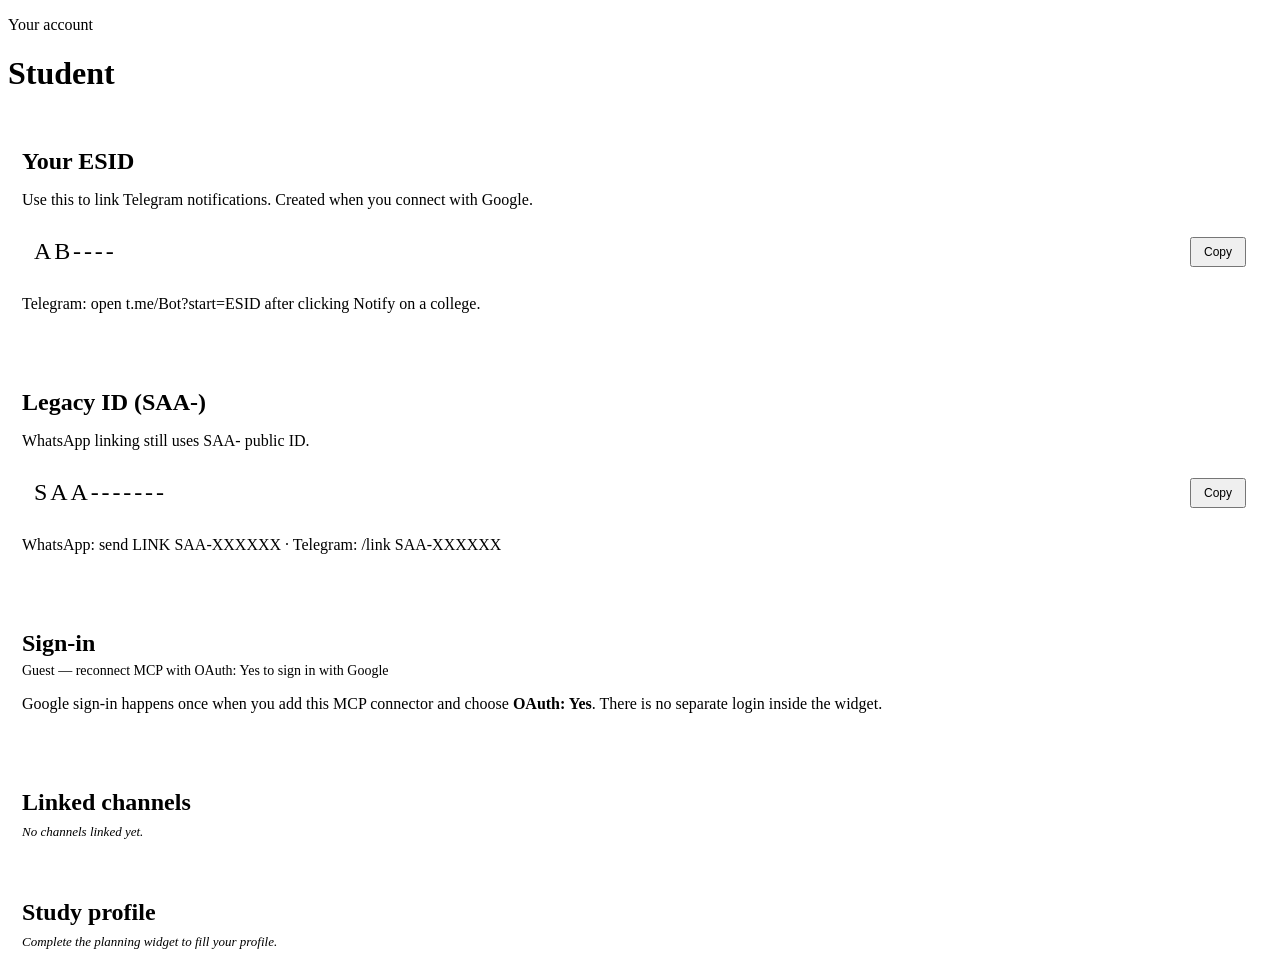
<file: app/widgets/account/index.html>
<!DOCTYPE html>
<html lang="en" data-theme="dark">
<head>
  <meta charset="UTF-8" />
  <meta name="viewport" content="width=device-width, initial-scale=1.0" />
  <title>Account</title>
  <link rel="stylesheet" href="style.css" />
</head>
<body>
  <main class="card account">
    <header>
      <p class="eyebrow">Your account</p>
      <h1 id="user-name">Student</h1>
      <p id="user-email" class="plan-meta"></p>
    </header>

    <section class="panel id-panel">
      <h2>Your ESID</h2>
      <p class="hint">Use this to link Telegram notifications. Created when you connect with Google.</p>
      <div class="link-box">
        <span id="esid" class="code">AB----</span>
        <button id="copy-esid-btn" type="button" class="btn secondary btn-sm">Copy</button>
      </div>
      <p class="hint link-hint">Telegram: open <strong>t.me/Bot?start=ESID</strong> after clicking Notify on a college.</p>
    </section>

    <section class="panel id-panel">
      <h2>Legacy ID (SAA-)</h2>
      <p class="hint">WhatsApp linking still uses SAA- public ID.</p>
      <div class="link-box">
        <span id="public-id" class="code">SAA-------</span>
        <button id="copy-id-btn" type="button" class="btn secondary btn-sm">Copy</button>
      </div>
      <p class="hint link-hint">WhatsApp: send <strong>LINK SAA-XXXXXX</strong> · Telegram: <strong>/link SAA-XXXXXX</strong></p>
    </section>

    <section class="panel">
      <h2>Sign-in</h2>
      <p id="auth-status" class="auth-status">Not connected</p>
      <p class="hint">Google sign-in happens once when you add this MCP connector and choose <strong>OAuth: Yes</strong>. There is no separate login inside the widget.</p>
    </section>

    <section class="panel">
      <h2>Linked channels</h2>
      <ul id="channels" class="item-list"></ul>
      <p id="channels-empty" class="empty-state">No channels linked yet.</p>
    </section>

    <section class="panel">
      <h2>Study profile</h2>
      <ul id="profile-summary" class="summary-list"></ul>
      <p id="profile-empty" class="empty-state">Complete the planning widget to fill your profile.</p>
    </section>
  </main>
  <script src="app.js"></script>
</body>
</html>
</file>
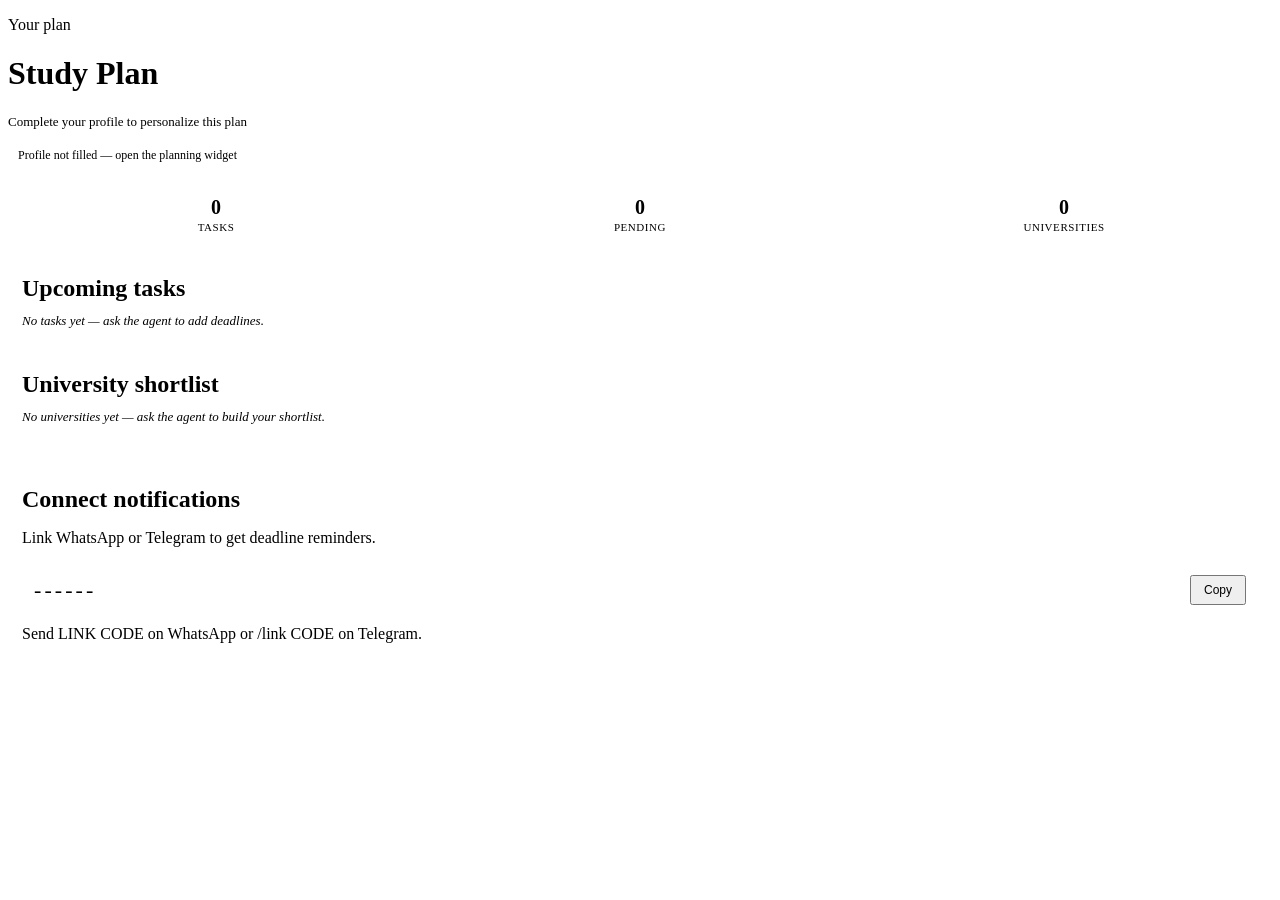
<file: app/widgets/dashboard/index.html>
<!DOCTYPE html>
<html lang="en" data-theme="dark">
<head>
  <meta charset="UTF-8" />
  <meta name="viewport" content="width=device-width, initial-scale=1.0" />
  <title>Dashboard</title>
  <link rel="stylesheet" href="style.css" />
</head>
<body>
  <main class="card dashboard">
    <header class="dash-header">
      <p class="eyebrow">Your plan</p>
      <h1 id="plan-title">Study Plan</h1>
      <p id="plan-meta" class="plan-meta"></p>
    </header>

    <div id="profile-chips" class="chip-row"></div>

    <div class="stats-grid">
      <div class="stat">
        <span id="stat-tasks" class="stat-value">0</span>
        <span class="stat-label">Tasks</span>
      </div>
      <div class="stat">
        <span id="stat-pending" class="stat-value">0</span>
        <span class="stat-label">Pending</span>
      </div>
      <div class="stat">
        <span id="stat-unis" class="stat-value">0</span>
        <span class="stat-label">Universities</span>
      </div>
    </div>

    <section class="panel">
      <div class="panel-head">
        <h2>Upcoming tasks</h2>
        <span id="tasks-count" class="panel-count"></span>
      </div>
      <ul id="tasks" class="item-list"></ul>
      <p id="tasks-empty" class="empty-state" hidden>No tasks yet — ask the agent to add deadlines.</p>
    </section>

    <section class="panel">
      <div class="panel-head">
        <h2>University shortlist</h2>
        <span id="unis-count" class="panel-count"></span>
      </div>
      <div id="universities" class="uni-groups"></div>
      <p id="unis-empty" class="empty-state" hidden>No universities yet — ask the agent to build your shortlist.</p>
    </section>

    <section class="panel link-panel">
      <h2>Connect notifications</h2>
      <p class="hint">Link WhatsApp or Telegram to get deadline reminders.</p>
      <div class="link-box">
        <span id="link-code" class="code">——</span>
        <button id="copy-btn" type="button" class="btn secondary btn-sm">Copy</button>
      </div>
      <p class="hint link-hint">Send <strong>LINK CODE</strong> on WhatsApp or <strong>/link CODE</strong> on Telegram.</p>
    </section>
  </main>
  <script src="app.js"></script>
</body>
</html>
</file>
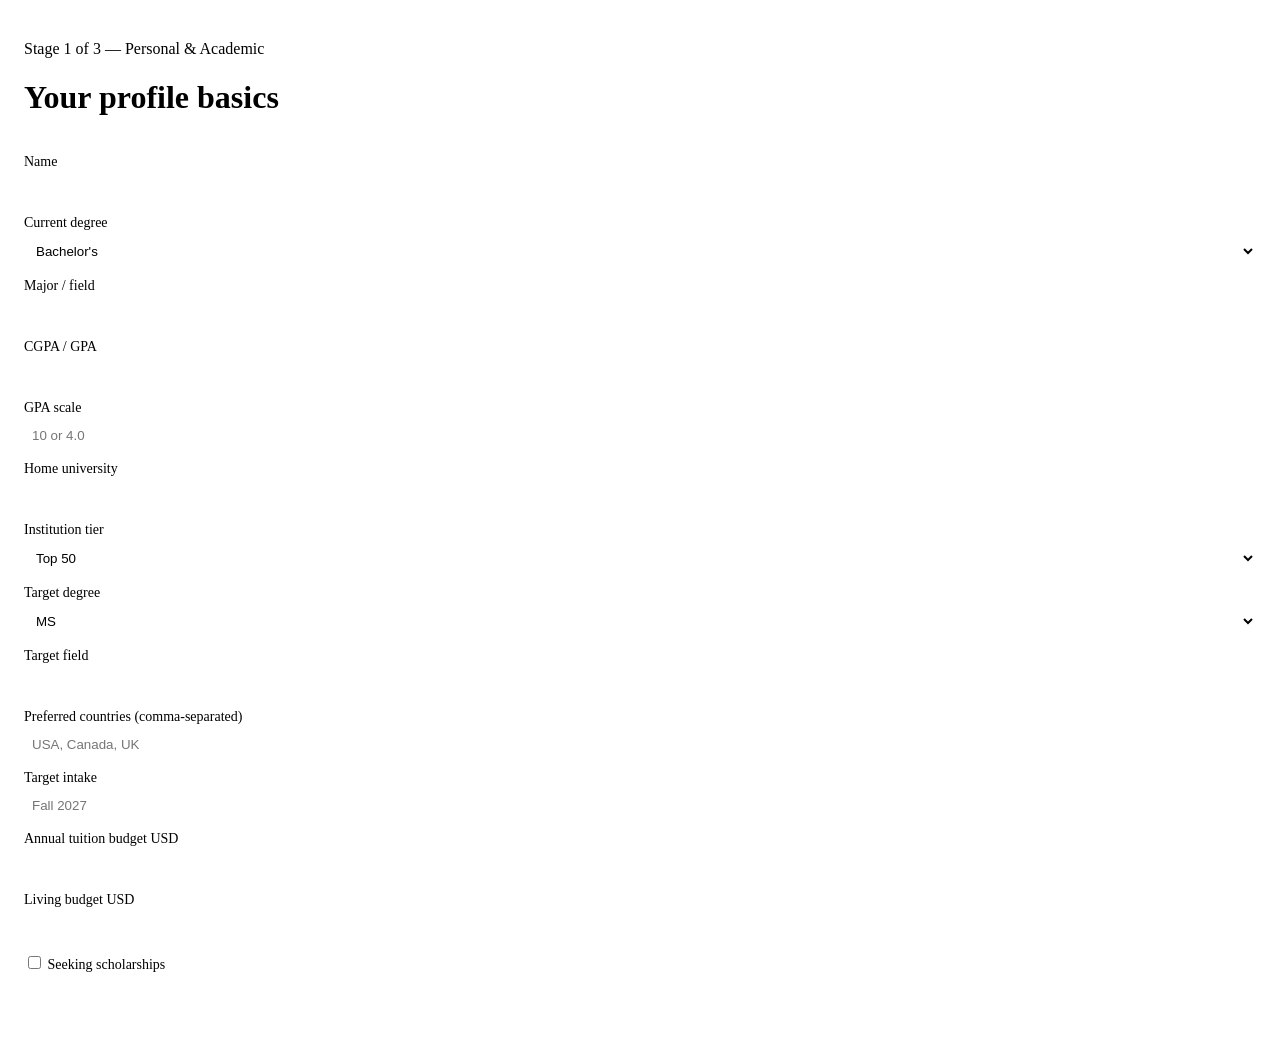
<file: app/widgets/profile_form_stage1/index.html>
<!DOCTYPE html>
<html lang="en" data-theme="dark">
<head>
  <meta charset="UTF-8" />
  <meta name="viewport" content="width=device-width, initial-scale=1.0" />
  <title>Stage 1 — Personal & Academic</title>
  <link rel="stylesheet" href="style.css" />
</head>
<body>
  <main class="card stage-card">
    <header class="header">
      <p class="eyebrow">Stage 1 of 3 — Personal & Academic</p>
      <h1>Your profile basics</h1>
      <div class="progress"><div id="progress-bar" class="progress-bar" style="width:33%"></div></div>
    </header>
    <div class="form-scroll">
      <form id="form" class="step-content">
        <label>Name<input name="name" class="text-input" required /></label>
        <label>Current degree<select name="degree" class="text-input"><option>Bachelor's</option><option>Master's</option></select></label>
        <label>Major / field<input name="major" class="text-input" required /></label>
        <label>CGPA / GPA<input name="cgpa" type="number" step="0.01" class="text-input" required /></label>
        <label>GPA scale<input name="gpa_scale" class="text-input" placeholder="10 or 4.0" /></label>
        <label>Home university<input name="university_name" class="text-input" /></label>
        <label>Institution tier<select name="institution_tier" class="text-input"><option value="top_50">Top 50</option><option value="51_200">51-200</option><option value="201_500">201-500</option><option value="500_plus">500+</option><option value="not_ranked">Not ranked</option></select></label>
        <label>Target degree<select name="target_degree" class="text-input"><option>MS</option><option>MBA</option><option>PhD</option><option>MEng</option></select></label>
        <label>Target field<input name="target_field" class="text-input" required /></label>
        <label>Preferred countries (comma-separated)<input name="preferred_countries" class="text-input" placeholder="USA, Canada, UK" required /></label>
        <label>Target intake<input name="target_intake" class="text-input" placeholder="Fall 2027" required /></label>
        <label>Annual tuition budget USD<input name="budget_usd" type="number" class="text-input" required /></label>
        <label>Living budget USD<input name="living_budget_usd" type="number" class="text-input" /></label>
        <label><input type="checkbox" name="scholarship_seeking" /> Seeking scholarships</label>
      </form>
    </div>
    <footer class="actions"><button id="submit-btn" type="button" class="btn primary">Submit Stage 1</button></footer>
    <p id="status" class="status" hidden></p>
  </main>
  <script src="app.js"></script>
</body>
</html>
</file>
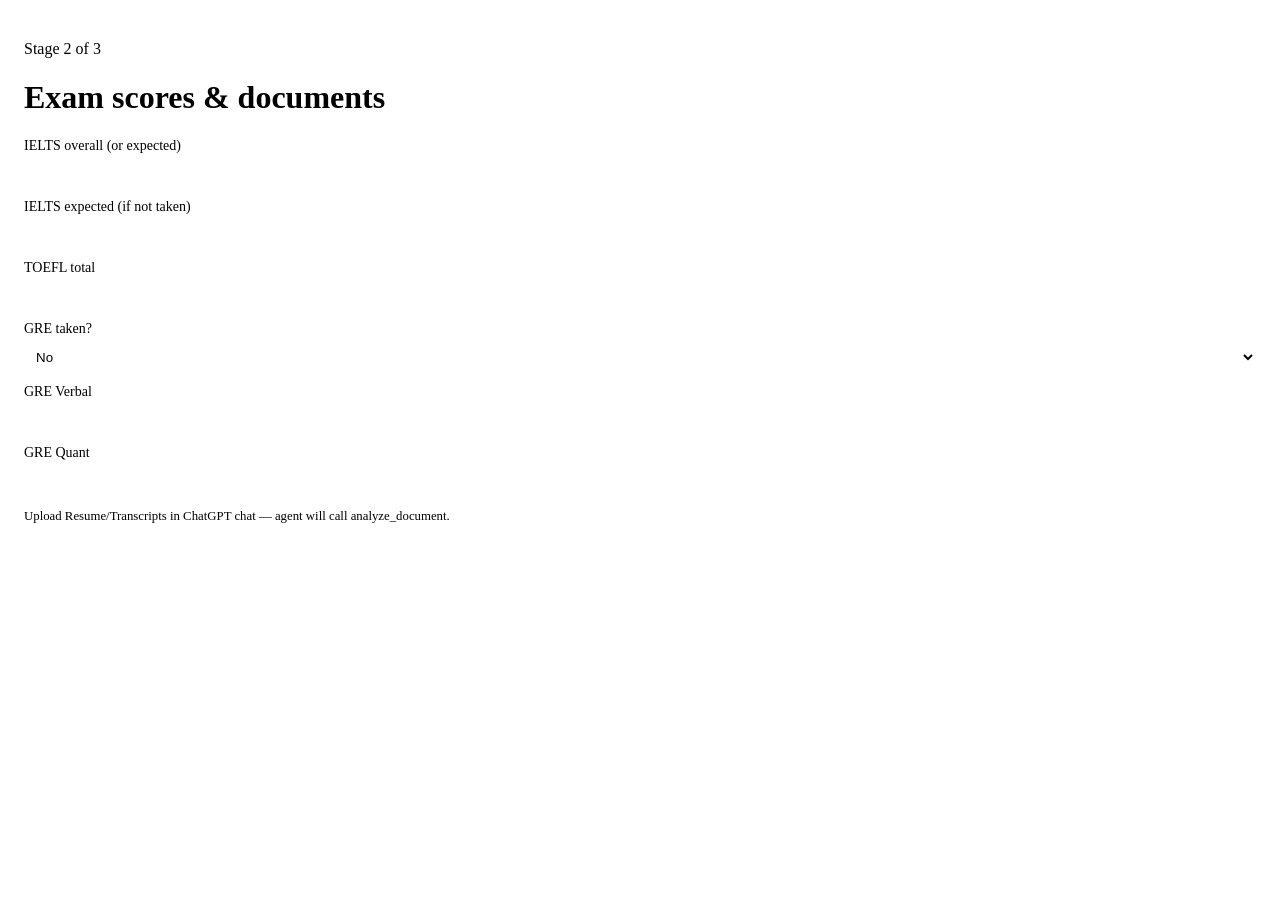
<file: app/widgets/profile_form_stage2/index.html>
<!DOCTYPE html>
<html lang="en" data-theme="dark">
<head>
  <meta charset="UTF-8" /><meta name="viewport" content="width=device-width, initial-scale=1.0" />
  <title>Stage 2 — Exams & Documents</title>
  <link rel="stylesheet" href="style.css" />
</head>
<body>
  <main class="card stage-card">
    <header class="header"><p class="eyebrow">Stage 2 of 3</p><h1>Exam scores & documents</h1>
    <div class="progress"><div class="progress-bar" style="width:66%"></div></div></header>
    <div class="form-scroll">
      <form id="form" class="step-content">
        <label>IELTS overall (or expected)<input name="ielts_overall" type="number" step="0.5" class="text-input" /></label>
        <label>IELTS expected (if not taken)<input name="ielts_expected" type="number" step="0.5" class="text-input" /></label>
        <label>TOEFL total<input name="toefl_total" type="number" class="text-input" /></label>
        <label>GRE taken?<select name="gre_taken" class="text-input"><option value="false">No</option><option value="true">Yes</option></select></label>
        <label>GRE Verbal<input name="gre_verbal" type="number" class="text-input" /></label>
        <label>GRE Quant<input name="gre_quant" type="number" class="text-input" /></label>
        <p class="hint">Upload Resume/Transcripts in ChatGPT chat — agent will call analyze_document.</p>
      </form>
    </div>
    <footer class="actions"><button id="submit-btn" type="button" class="btn primary">Submit Stage 2</button></footer>
    <p id="status" class="status" hidden></p>
  </main>
  <script src="app.js"></script>
</body>
</html>
</file>
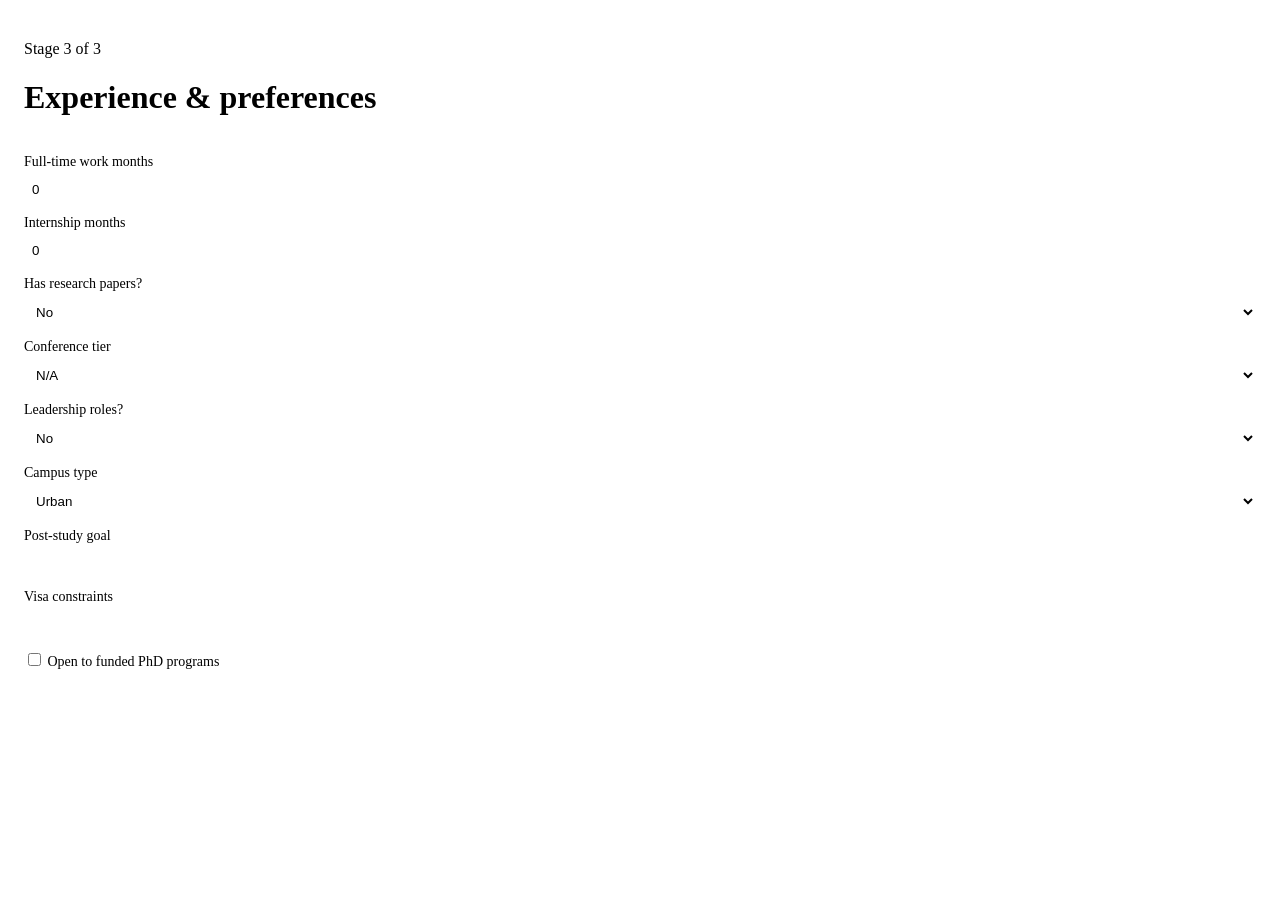
<file: app/widgets/profile_form_stage3/index.html>
<!DOCTYPE html>
<html lang="en" data-theme="dark">
<head>
  <meta charset="UTF-8" /><meta name="viewport" content="width=device-width, initial-scale=1.0" />
  <title>Stage 3 — Experience & Preferences</title>
  <link rel="stylesheet" href="style.css" />
</head>
<body>
  <main class="card stage-card">
    <header class="header"><p class="eyebrow">Stage 3 of 3</p><h1>Experience & preferences</h1>
    <div class="progress"><div class="progress-bar" style="width:100%"></div></div></header>
    <div class="form-scroll">
      <form id="form" class="step-content">
        <label>Full-time work months<input name="full_time_months" type="number" class="text-input" value="0" /></label>
        <label>Internship months<input name="internship_months" type="number" class="text-input" value="0" /></label>
        <label>Has research papers?<select name="has_papers" class="text-input"><option value="false">No</option><option value="true">Yes</option></select></label>
        <label>Conference tier<select name="conference_tier" class="text-input"><option value="na">N/A</option><option>A*</option><option>A</option><option>B</option><option>C</option></select></label>
        <label>Leadership roles?<select name="leadership_roles" class="text-input"><option value="false">No</option><option value="true">Yes</option></select></label>
        <label>Campus type<select name="campus_type" class="text-input"><option value="urban">Urban</option><option value="suburban">Suburban</option><option value="rural">Rural</option><option value="no_preference">No preference</option></select></label>
        <label>Post-study goal<input name="post_study_goal" class="text-input" /></label>
        <label>Visa constraints<input name="visa_constraints" class="text-input" /></label>
        <label><input type="checkbox" name="funding_open" /> Open to funded PhD programs</label>
      </form>
    </div>
    <footer class="actions"><button id="submit-btn" type="button" class="btn primary">Submit profile</button></footer>
    <p id="status" class="status" hidden></p>
  </main>
  <script src="app.js"></script>
</body>
</html>
</file>
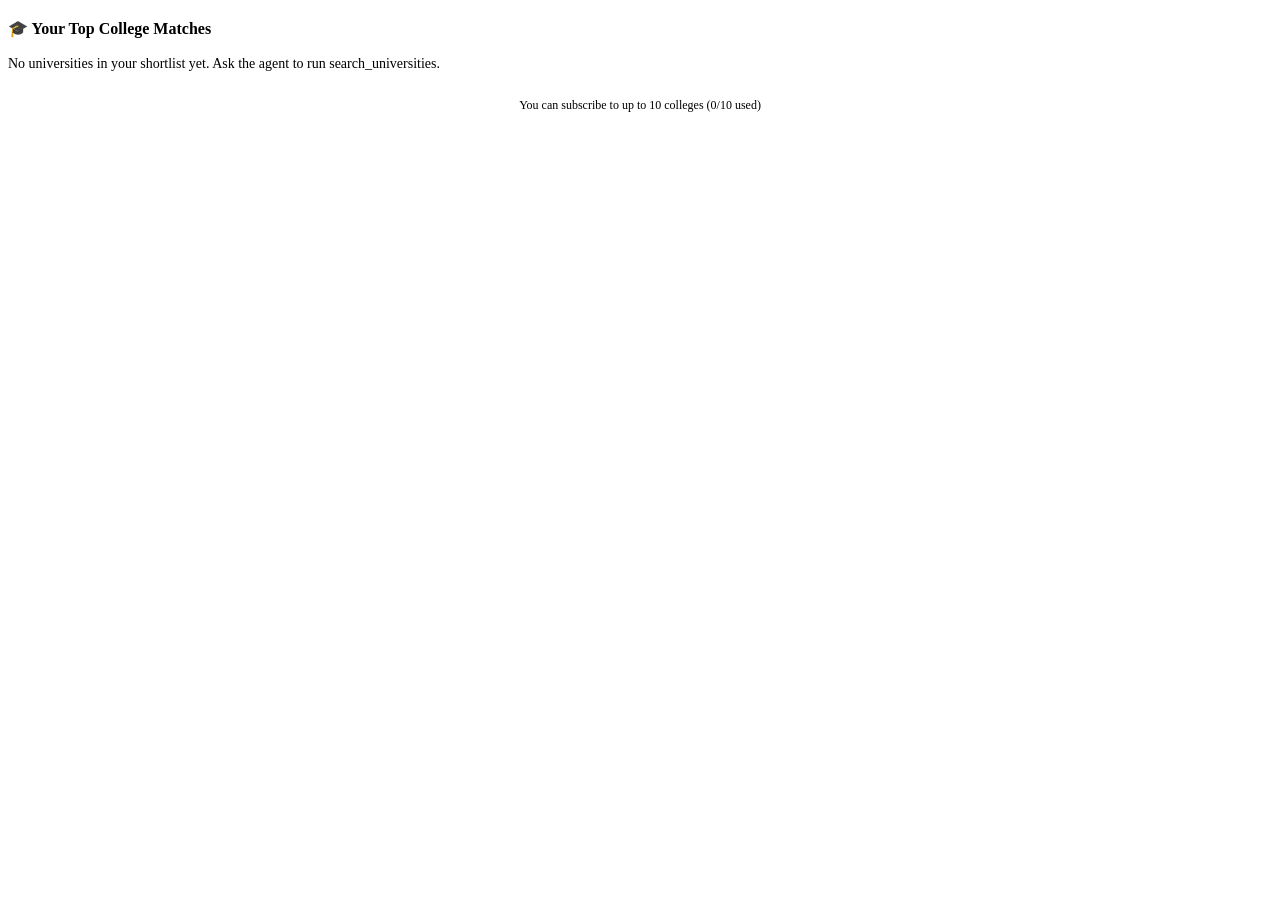
<file: app/widgets/university_basket/index.html>
<!DOCTYPE html>
<html lang="en" data-theme="dark">
<head>
  <meta charset="UTF-8" />
  <meta name="viewport" content="width=device-width, initial-scale=1.0" />
  <title>University Basket</title>
  <link rel="stylesheet" href="style.css" />
</head>
<body>
  <main class="card basket-wrap">
    <header class="basket-header">
      <h1>🎓 Your Top College Matches</h1>
      <p id="header-score" class="header-score" hidden></p>
    </header>
    <div id="basket" class="basket-scroll"></div>
    <p id="sub-hint" class="sub-hint"></p>
  </main>
  <script src="app.js"></script>
</body>
</html>
</file>
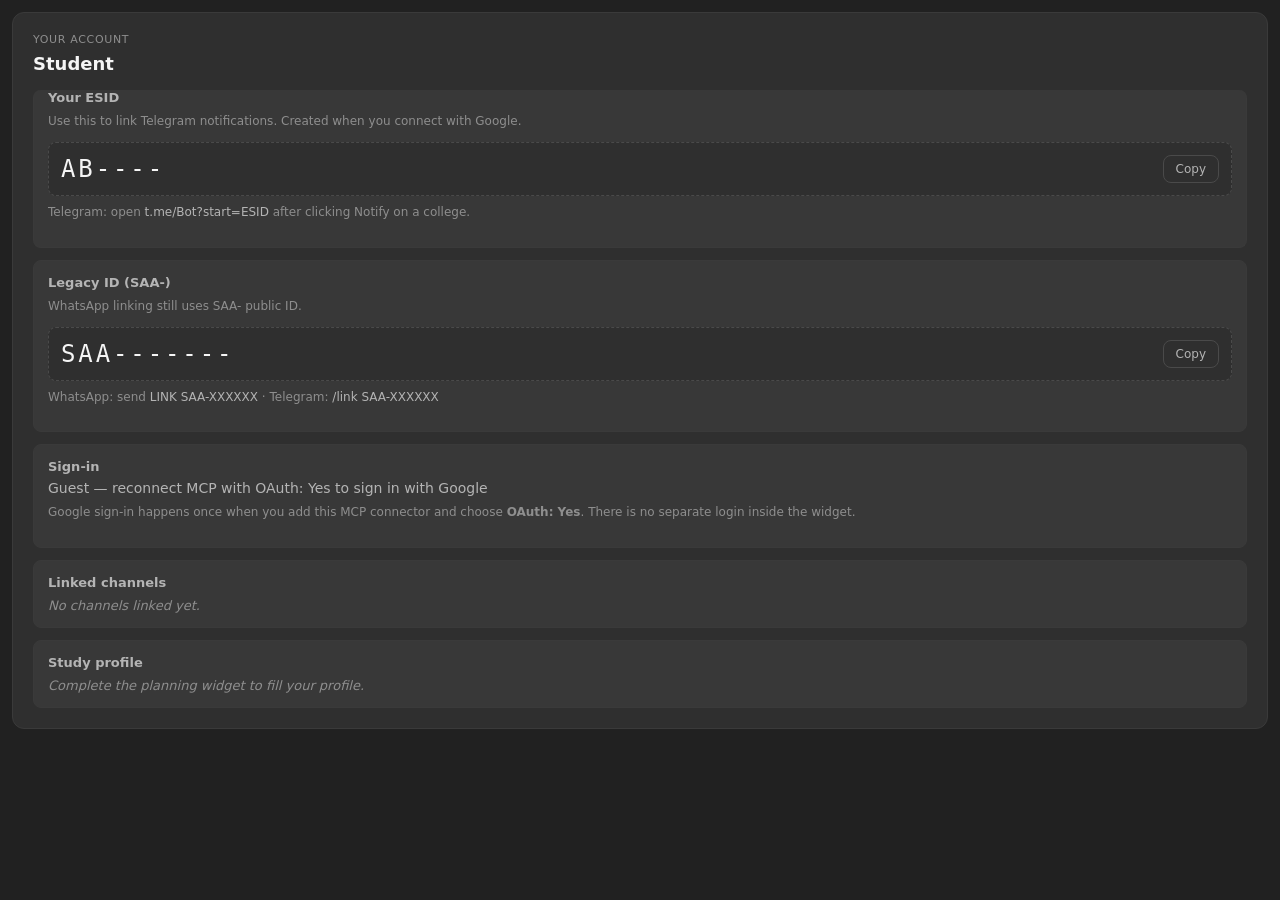
<file: app/widgets/account/bundle.html>
<!DOCTYPE html>
<html lang="en" data-theme="dark">
<head>
  <meta charset="UTF-8" />
  <meta name="viewport" content="width=device-width, initial-scale=1.0" />
  <title>Account</title>
  <style>/* ChatGPT-inspired dark theme — grey + chalk */
:root {
  color-scheme: dark;

  --bg: #212121;
  --bg-elevated: #2f2f2f;
  --bg-input: #383838;
  --bg-hover: #3d3d3d;
  --bg-selected: #404040;

  --border: #4a4a4a;
  --border-subtle: #3a3a3a;

  --text: #ececec;
  --text-muted: #b4b4b4;
  --text-dim: #8e8e8e;

  --accent: #d1d1d1;
  --accent-strong: #f5f5f5;

  --success-bg: #2a332a;
  --success-text: #b8c9b8;
  --error-bg: #3a2a2a;
  --error-text: #d4a8a8;

  --radius: 12px;
  --radius-sm: 8px;
  --font: "Söhne", ui-sans-serif, system-ui, -apple-system, "Segoe UI", sans-serif;
}

* {
  box-sizing: border-box;
}

body {
  margin: 0;
  padding: 12px;
  font-family: var(--font);
  color: var(--text);
  background: var(--bg);
  -webkit-font-smoothing: antialiased;
}

.card {
  background: var(--bg-elevated);
  border: 1px solid var(--border-subtle);
  border-radius: var(--radius);
  padding: 20px;
  max-width: 520px;
}

h1 {
  margin: 6px 0 14px;
  font-size: 1.125rem;
  font-weight: 600;
  line-height: 1.35;
  color: var(--accent-strong);
}

h2 {
  font-size: 0.8125rem;
  font-weight: 600;
  color: var(--text-muted);
  margin: 0 0 8px;
}

.eyebrow {
  margin: 0;
  font-size: 0.6875rem;
  letter-spacing: 0.06em;
  text-transform: uppercase;
  color: var(--text-dim);
  font-weight: 500;
}

.hint {
  margin-top: 8px;
  font-size: 0.75rem;
  color: var(--text-dim);
  line-height: 1.4;
}

.btn {
  border: 1px solid var(--border);
  border-radius: var(--radius-sm);
  padding: 10px 16px;
  font-size: 0.875rem;
  font-weight: 500;
  cursor: pointer;
  font-family: inherit;
  transition: background 0.15s ease, border-color 0.15s ease;
}

.btn.primary {
  background: var(--accent-strong);
  color: #171717;
  border-color: var(--accent-strong);
}

.btn.primary:hover:not(:disabled) {
  background: #ffffff;
}

.btn.primary:disabled {
  opacity: 0.45;
  cursor: not-allowed;
}

.btn.secondary {
  background: transparent;
  color: var(--text-muted);
}

.btn.secondary:hover {
  background: var(--bg-hover);
  color: var(--text);
}

.text-input,
.select-input {
  width: 100%;
  padding: 11px 13px;
  border: 1px solid var(--border);
  border-radius: var(--radius-sm);
  font-size: 0.9375rem;
  outline: none;
  font-family: inherit;
  color: var(--text);
  background: var(--bg-input);
}

.text-input::placeholder {
  color: var(--text-dim);
}

.text-input:focus,
.select-input:focus {
  border-color: #6b6b6b;
  box-shadow: 0 0 0 1px #6b6b6b;
}

.status {
  margin-top: 14px;
  padding: 11px 13px;
  border-radius: var(--radius-sm);
  background: var(--success-bg);
  color: var(--success-text);
  font-size: 0.8125rem;
  border: 1px solid var(--border-subtle);
}

.status.error {
  background: var(--error-bg);
  color: var(--error-text);
}

.badge {
  display: inline-block;
  padding: 2px 8px;
  border-radius: 999px;
  font-size: 0.6875rem;
  background: var(--bg-selected);
  color: var(--text-muted);
  border: 1px solid var(--border-subtle);
  margin-left: 8px;
}

.code {
  font-family: ui-monospace, "Cascadia Code", monospace;
  font-size: 1.125rem;
  letter-spacing: 0.08em;
  color: var(--accent-strong);
}

.overdue {
  color: #c9a0a0;
}

ul {
  padding-left: 18px;
  margin: 0;
  color: var(--text-muted);
}

section {
  margin-top: 18px;
  padding-top: 16px;
  border-top: 1px solid var(--border-subtle);
}

section:first-of-type {
  border-top: none;
  padding-top: 0;
}


.account {
  max-width: 100%;
}

.id-panel .code {
  font-size: 1.5rem;
}

.auth-status {
  margin: 0;
  font-size: 0.875rem;
  color: var(--text-muted);
}

.auth-status.connected {
  color: var(--success-text);
}

.summary-list {
  list-style: none;
  padding: 0;
  margin: 0;
}

.summary-list li {
  display: flex;
  justify-content: space-between;
  gap: 12px;
  padding: 8px 0;
  border-bottom: 1px solid var(--border-subtle);
  font-size: 0.875rem;
}

.summary-list li span:first-child {
  color: var(--text-dim);
}

.summary-list li strong {
  color: var(--text);
  font-weight: 500;
}

.item-list {
  list-style: none;
  padding: 0;
  margin: 0;
}

.item-list li {
  padding: 8px 0;
  border-bottom: 1px solid var(--border-subtle);
  font-size: 0.875rem;
  color: var(--text-muted);
}

.item-list li:last-child {
  border-bottom: none;
}

.panel {
  margin-top: 12px;
  padding: 14px;
  background: var(--bg-input);
  border: 1px solid var(--border-subtle);
  border-radius: var(--radius-sm);
}

.panel h2 {
  margin-bottom: 6px;
}

.empty-state {
  margin: 8px 0 0;
  font-size: 0.8125rem;
  color: var(--text-dim);
  font-style: italic;
}

.link-box {
  display: flex;
  align-items: center;
  gap: 10px;
  margin-top: 10px;
  padding: 12px;
  background: var(--bg-elevated);
  border: 1px dashed var(--border);
  border-radius: var(--radius-sm);
}

.link-box .code {
  flex: 1;
  letter-spacing: 0.12em;
}

.btn-sm {
  padding: 6px 12px;
  font-size: 0.75rem;
}

.link-hint strong {
  color: var(--text-muted);
  font-weight: 500;
}

.plan-meta {
  margin: 4px 0 0;
  font-size: 0.8125rem;
  color: var(--text-dim);
}
</style>
</head>
<body>
  <main class="card account">
    <header>
      <p class="eyebrow">Your account</p>
      <h1 id="user-name">Student</h1>
      <p id="user-email" class="plan-meta"></p>
    </header>

    <section class="panel id-panel">
      <h2>Your ESID</h2>
      <p class="hint">Use this to link Telegram notifications. Created when you connect with Google.</p>
      <div class="link-box">
        <span id="esid" class="code">AB----</span>
        <button id="copy-esid-btn" type="button" class="btn secondary btn-sm">Copy</button>
      </div>
      <p class="hint link-hint">Telegram: open <strong>t.me/Bot?start=ESID</strong> after clicking Notify on a college.</p>
    </section>

    <section class="panel id-panel">
      <h2>Legacy ID (SAA-)</h2>
      <p class="hint">WhatsApp linking still uses SAA- public ID.</p>
      <div class="link-box">
        <span id="public-id" class="code">SAA-------</span>
        <button id="copy-id-btn" type="button" class="btn secondary btn-sm">Copy</button>
      </div>
      <p class="hint link-hint">WhatsApp: send <strong>LINK SAA-XXXXXX</strong> · Telegram: <strong>/link SAA-XXXXXX</strong></p>
    </section>

    <section class="panel">
      <h2>Sign-in</h2>
      <p id="auth-status" class="auth-status">Not connected</p>
      <p class="hint">Google sign-in happens once when you add this MCP connector and choose <strong>OAuth: Yes</strong>. There is no separate login inside the widget.</p>
    </section>

    <section class="panel">
      <h2>Linked channels</h2>
      <ul id="channels" class="item-list"></ul>
      <p id="channels-empty" class="empty-state">No channels linked yet.</p>
    </section>

    <section class="panel">
      <h2>Study profile</h2>
      <ul id="profile-summary" class="summary-list"></ul>
      <p id="profile-empty" class="empty-state">Complete the planning widget to fill your profile.</p>
    </section>
  </main>
  <script>const bridge = window.openai ?? {};

function readPayload() {
  const output = bridge.toolOutput;
  if (!output) return {};
  if (output.structuredContent && typeof output.structuredContent === "object") {
    return output.structuredContent;
  }
  if (typeof output === "object" && !Array.isArray(output)) return output;
  return {};
}

const data = { ...readPayload(), ...(bridge.toolInput ?? {}) };

document.getElementById("user-name").textContent = data.name ?? "Student";
document.getElementById("user-email").textContent = data.email ?? "";

const publicId = data.public_id ?? "SAA-------";
document.getElementById("public-id").textContent = publicId;

const esid = data.esid ?? "AB----";
document.getElementById("esid").textContent = esid;

document.getElementById("copy-esid-btn").onclick = async () => {
  try {
    await navigator.clipboard.writeText(esid);
    document.getElementById("copy-esid-btn").textContent = "Copied";
    setTimeout(() => {
      document.getElementById("copy-esid-btn").textContent = "Copy";
    }, 1500);
  } catch {
    document.getElementById("copy-esid-btn").textContent = "Failed";
  }
};

document.getElementById("copy-id-btn").onclick = async () => {
  try {
    await navigator.clipboard.writeText(publicId);
    document.getElementById("copy-id-btn").textContent = "Copied";
    setTimeout(() => {
      document.getElementById("copy-id-btn").textContent = "Copy";
    }, 1500);
  } catch {
    document.getElementById("copy-id-btn").textContent = "Failed";
  }
};

const authEl = document.getElementById("auth-status");
if (data.mcp_oauth_at_connect || data.signed_in_with_google) {
  authEl.textContent = "Signed in via Google (MCP connect)";
  authEl.classList.add("connected");
} else {
  authEl.textContent = "Guest — reconnect MCP with OAuth: Yes to sign in with Google";
}

const channelsEl = document.getElementById("channels");
const channelsEmpty = document.getElementById("channels-empty");
const channels = data.linked_channels ?? [];

if (channels.length) {
  channelsEmpty.hidden = true;
  for (const ch of channels) {
    const li = document.createElement("li");
    const label = ch.channel_type === "whatsapp" ? "WhatsApp" : "Telegram";
    li.textContent = `${label}: ${ch.external_id}`;
    channelsEl.appendChild(li);
  }
} else {
  channelsEmpty.hidden = false;
}

const profile = data.profile ?? {};
const profileEl = document.getElementById("profile-summary");
const profileEmpty = document.getElementById("profile-empty");
const fields = [
  ["Region", profile.region],
  ["Degree", profile.degree],
  ["Field", profile.major],
  ["CGPA", profile.cgpa],
  ["Budget", profile.budget_range],
  ["Intake", profile.target_intake],
  ["Priority", profile.priority],
];

let hasProfile = false;
for (const [label, value] of fields) {
  if (!value) continue;
  hasProfile = true;
  const li = document.createElement("li");
  li.innerHTML = `<span>${label}</span><strong>${value}</strong>`;
  profileEl.appendChild(li);
}
profileEmpty.hidden = hasProfile;
</script>
</body>
</html>
</file>
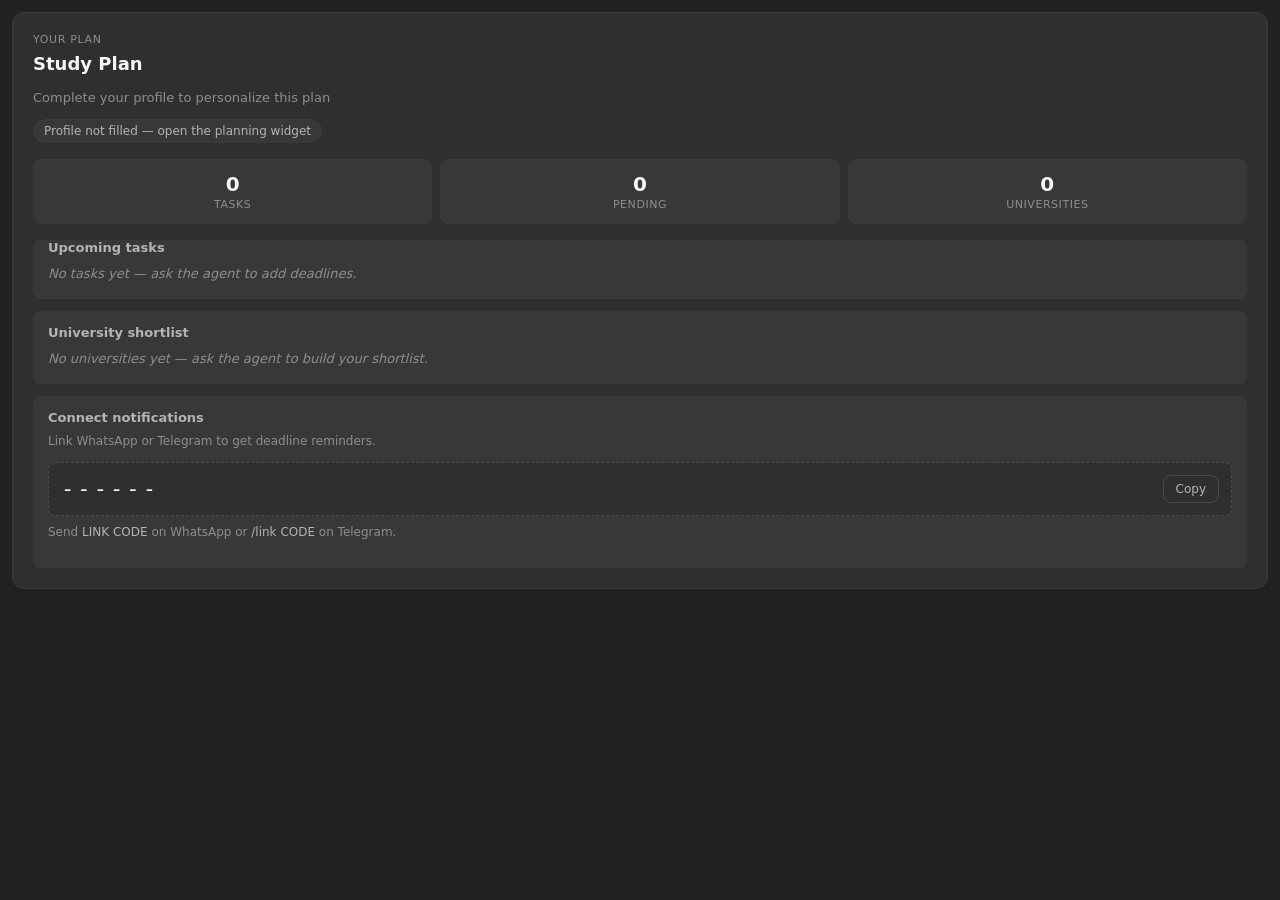
<file: app/widgets/dashboard/bundle.html>
<!DOCTYPE html>
<html lang="en" data-theme="dark">
<head>
  <meta charset="UTF-8" />
  <meta name="viewport" content="width=device-width, initial-scale=1.0" />
  <title>Dashboard</title>
  <style>/* ChatGPT-inspired dark theme — grey + chalk */
:root {
  color-scheme: dark;

  --bg: #212121;
  --bg-elevated: #2f2f2f;
  --bg-input: #383838;
  --bg-hover: #3d3d3d;
  --bg-selected: #404040;

  --border: #4a4a4a;
  --border-subtle: #3a3a3a;

  --text: #ececec;
  --text-muted: #b4b4b4;
  --text-dim: #8e8e8e;

  --accent: #d1d1d1;
  --accent-strong: #f5f5f5;

  --success-bg: #2a332a;
  --success-text: #b8c9b8;
  --error-bg: #3a2a2a;
  --error-text: #d4a8a8;

  --radius: 12px;
  --radius-sm: 8px;
  --font: "Söhne", ui-sans-serif, system-ui, -apple-system, "Segoe UI", sans-serif;
}

* {
  box-sizing: border-box;
}

body {
  margin: 0;
  padding: 12px;
  font-family: var(--font);
  color: var(--text);
  background: var(--bg);
  -webkit-font-smoothing: antialiased;
}

.card {
  background: var(--bg-elevated);
  border: 1px solid var(--border-subtle);
  border-radius: var(--radius);
  padding: 20px;
  max-width: 520px;
}

h1 {
  margin: 6px 0 14px;
  font-size: 1.125rem;
  font-weight: 600;
  line-height: 1.35;
  color: var(--accent-strong);
}

h2 {
  font-size: 0.8125rem;
  font-weight: 600;
  color: var(--text-muted);
  margin: 0 0 8px;
}

.eyebrow {
  margin: 0;
  font-size: 0.6875rem;
  letter-spacing: 0.06em;
  text-transform: uppercase;
  color: var(--text-dim);
  font-weight: 500;
}

.hint {
  margin-top: 8px;
  font-size: 0.75rem;
  color: var(--text-dim);
  line-height: 1.4;
}

.btn {
  border: 1px solid var(--border);
  border-radius: var(--radius-sm);
  padding: 10px 16px;
  font-size: 0.875rem;
  font-weight: 500;
  cursor: pointer;
  font-family: inherit;
  transition: background 0.15s ease, border-color 0.15s ease;
}

.btn.primary {
  background: var(--accent-strong);
  color: #171717;
  border-color: var(--accent-strong);
}

.btn.primary:hover:not(:disabled) {
  background: #ffffff;
}

.btn.primary:disabled {
  opacity: 0.45;
  cursor: not-allowed;
}

.btn.secondary {
  background: transparent;
  color: var(--text-muted);
}

.btn.secondary:hover {
  background: var(--bg-hover);
  color: var(--text);
}

.text-input,
.select-input {
  width: 100%;
  padding: 11px 13px;
  border: 1px solid var(--border);
  border-radius: var(--radius-sm);
  font-size: 0.9375rem;
  outline: none;
  font-family: inherit;
  color: var(--text);
  background: var(--bg-input);
}

.text-input::placeholder {
  color: var(--text-dim);
}

.text-input:focus,
.select-input:focus {
  border-color: #6b6b6b;
  box-shadow: 0 0 0 1px #6b6b6b;
}

.status {
  margin-top: 14px;
  padding: 11px 13px;
  border-radius: var(--radius-sm);
  background: var(--success-bg);
  color: var(--success-text);
  font-size: 0.8125rem;
  border: 1px solid var(--border-subtle);
}

.status.error {
  background: var(--error-bg);
  color: var(--error-text);
}

.badge {
  display: inline-block;
  padding: 2px 8px;
  border-radius: 999px;
  font-size: 0.6875rem;
  background: var(--bg-selected);
  color: var(--text-muted);
  border: 1px solid var(--border-subtle);
  margin-left: 8px;
}

.code {
  font-family: ui-monospace, "Cascadia Code", monospace;
  font-size: 1.125rem;
  letter-spacing: 0.08em;
  color: var(--accent-strong);
}

.overdue {
  color: #c9a0a0;
}

ul {
  padding-left: 18px;
  margin: 0;
  color: var(--text-muted);
}

section {
  margin-top: 18px;
  padding-top: 16px;
  border-top: 1px solid var(--border-subtle);
}

section:first-of-type {
  border-top: none;
  padding-top: 0;
}


.dashboard {
  max-width: 100%;
}

.dash-header {
  margin-bottom: 14px;
}

.plan-meta {
  margin: 4px 0 0;
  font-size: 0.8125rem;
  color: var(--text-dim);
}

.chip-row {
  display: flex;
  flex-wrap: wrap;
  gap: 6px;
  margin-bottom: 16px;
}

.profile-chip {
  font-size: 0.75rem;
  padding: 4px 10px;
  border-radius: 999px;
  background: var(--bg-input);
  border: 1px solid var(--border-subtle);
  color: var(--text-muted);
}

.stats-grid {
  display: grid;
  grid-template-columns: repeat(3, 1fr);
  gap: 8px;
  margin-bottom: 16px;
}

.stat {
  background: var(--bg-input);
  border: 1px solid var(--border-subtle);
  border-radius: var(--radius-sm);
  padding: 12px 10px;
  text-align: center;
}

.stat-value {
  display: block;
  font-size: 1.25rem;
  font-weight: 600;
  color: var(--accent-strong);
  line-height: 1.2;
}

.stat-label {
  display: block;
  margin-top: 2px;
  font-size: 0.6875rem;
  text-transform: uppercase;
  letter-spacing: 0.05em;
  color: var(--text-dim);
}

.panel {
  margin-top: 12px;
  padding: 14px;
  background: var(--bg-input);
  border: 1px solid var(--border-subtle);
  border-radius: var(--radius-sm);
}

.panel-head {
  display: flex;
  align-items: center;
  justify-content: space-between;
  margin-bottom: 10px;
}

.panel-head h2 {
  margin: 0;
}

.panel-count {
  font-size: 0.6875rem;
  color: var(--text-dim);
}

.item-list {
  list-style: none;
  padding: 0;
  margin: 0;
}

.item-list li {
  display: flex;
  align-items: center;
  justify-content: space-between;
  gap: 10px;
  padding: 9px 0;
  border-bottom: 1px solid var(--border-subtle);
  font-size: 0.875rem;
  color: var(--text);
}

.item-list li:last-child {
  border-bottom: none;
  padding-bottom: 0;
}

.item-list li:first-child {
  padding-top: 0;
}

.task-date {
  font-size: 0.75rem;
  color: var(--text-dim);
  white-space: nowrap;
}

.uni-groups {
  display: grid;
  gap: 10px;
}

.uni-group-title {
  font-size: 0.6875rem;
  text-transform: uppercase;
  letter-spacing: 0.05em;
  color: var(--text-dim);
  margin-bottom: 4px;
}

.uni-group ul {
  list-style: none;
  padding: 0;
  margin: 0;
}

.uni-group li {
  font-size: 0.875rem;
  color: var(--text-muted);
  padding: 3px 0;
}

.empty-state {
  margin: 0;
  font-size: 0.8125rem;
  color: var(--text-dim);
  font-style: italic;
  line-height: 1.45;
}

.link-panel h2 {
  margin-bottom: 6px;
}

.link-box {
  display: flex;
  align-items: center;
  gap: 10px;
  margin-top: 10px;
  padding: 12px;
  background: var(--bg-elevated);
  border: 1px dashed var(--border);
  border-radius: var(--radius-sm);
}

.link-box .code {
  flex: 1;
  font-size: 1.375rem;
  letter-spacing: 0.14em;
}

.btn-sm {
  padding: 6px 12px;
  font-size: 0.75rem;
}

.link-hint {
  margin-top: 8px;
}

.link-hint strong {
  color: var(--text-muted);
  font-weight: 500;
}

.dashboard section.panel + section.panel {
  border-top: none;
  padding-top: 14px;
}
</style>
</head>
<body>
  <main class="card dashboard">
    <header class="dash-header">
      <p class="eyebrow">Your plan</p>
      <h1 id="plan-title">Study Plan</h1>
      <p id="plan-meta" class="plan-meta"></p>
    </header>

    <div id="profile-chips" class="chip-row"></div>

    <div class="stats-grid">
      <div class="stat">
        <span id="stat-tasks" class="stat-value">0</span>
        <span class="stat-label">Tasks</span>
      </div>
      <div class="stat">
        <span id="stat-pending" class="stat-value">0</span>
        <span class="stat-label">Pending</span>
      </div>
      <div class="stat">
        <span id="stat-unis" class="stat-value">0</span>
        <span class="stat-label">Universities</span>
      </div>
    </div>

    <section class="panel">
      <div class="panel-head">
        <h2>Upcoming tasks</h2>
        <span id="tasks-count" class="panel-count"></span>
      </div>
      <ul id="tasks" class="item-list"></ul>
      <p id="tasks-empty" class="empty-state" hidden>No tasks yet — ask the agent to add deadlines.</p>
    </section>

    <section class="panel">
      <div class="panel-head">
        <h2>University shortlist</h2>
        <span id="unis-count" class="panel-count"></span>
      </div>
      <div id="universities" class="uni-groups"></div>
      <p id="unis-empty" class="empty-state" hidden>No universities yet — ask the agent to build your shortlist.</p>
    </section>

    <section class="panel link-panel">
      <h2>Connect notifications</h2>
      <p class="hint">Link WhatsApp or Telegram to get deadline reminders.</p>
      <div class="link-box">
        <span id="link-code" class="code">——</span>
        <button id="copy-btn" type="button" class="btn secondary btn-sm">Copy</button>
      </div>
      <p class="hint link-hint">Send <strong>LINK CODE</strong> on WhatsApp or <strong>/link CODE</strong> on Telegram.</p>
    </section>
  </main>
  <script>const bridge = window.openai ?? {};

function readPayload() {
  const output = bridge.toolOutput;
  if (!output) return {};
  if (output.structuredContent && typeof output.structuredContent === "object") {
    return output.structuredContent;
  }
  if (typeof output === "object" && !Array.isArray(output)) {
    return output;
  }
  return {};
}

const data = { ...readPayload(), ...(bridge.toolInput ?? {}) };

const profile = data.profile ?? {};
const tasks = data.tasks ?? [];
const universities = data.universities ?? [];
const stats = data.stats ?? {};
const today = new Date().toISOString().slice(0, 10);

document.getElementById("plan-title").textContent = data.plan_title ?? "Study Plan";

const metaParts = [];
if (profile.region) metaParts.push(profile.region);
if (profile.target_intake) metaParts.push(`Intake ${profile.target_intake}`);
if (data.plan_status) metaParts.push(data.plan_status.replace("_", " "));
document.getElementById("plan-meta").textContent =
  metaParts.join(" · ") || "Complete your profile to personalize this plan";

const chipsEl = document.getElementById("profile-chips");
const chipFields = [
  ["degree", profile.degree],
  ["major", profile.major],
  ["CGPA", profile.cgpa],
  ["budget", profile.budget_range],
  ["priority", profile.priority],
];
for (const [, value] of chipFields) {
  if (!value) continue;
  const chip = document.createElement("span");
  chip.className = "profile-chip";
  chip.textContent = value;
  chipsEl.appendChild(chip);
}
if (!chipsEl.children.length) {
  chipsEl.innerHTML = '<span class="profile-chip">Profile not filled — open the planning widget</span>';
}

document.getElementById("stat-tasks").textContent = stats.tasks_total ?? tasks.length;
document.getElementById("stat-pending").textContent =
  stats.tasks_pending ?? tasks.filter((t) => t.status === "pending").length;
document.getElementById("stat-unis").textContent = stats.universities_total ?? universities.length;

const tasksEl = document.getElementById("tasks");
const tasksEmpty = document.getElementById("tasks-empty");
document.getElementById("tasks-count").textContent = tasks.length ? `${tasks.length} total` : "";

if (!tasks.length) {
  tasksEmpty.hidden = false;
} else {
  tasksEmpty.hidden = true;
  const sorted = [...tasks].sort((a, b) => {
    if (!a.due_date) return 1;
    if (!b.due_date) return -1;
    return a.due_date.localeCompare(b.due_date);
  });
  for (const task of sorted.slice(0, 6)) {
    const li = document.createElement("li");
    const overdue = task.status === "pending" && task.due_date && task.due_date < today;
    if (overdue) li.className = "overdue";

    const title = document.createElement("span");
    title.textContent = task.title;
    li.appendChild(title);

    const right = document.createElement("span");
    if (task.due_date) {
      const date = document.createElement("span");
      date.className = "task-date";
      date.textContent = task.due_date;
      right.appendChild(date);
    }
    if (task.status !== "pending") {
      const badge = document.createElement("span");
      badge.className = "badge";
      badge.textContent = task.status;
      right.appendChild(badge);
    }
    li.appendChild(right);
    tasksEl.appendChild(li);
  }
}

const uniEl = document.getElementById("universities");
const unisEmpty = document.getElementById("unis-empty");
document.getElementById("unis-count").textContent = universities.length ? `${universities.length} total` : "";

if (!universities.length) {
  unisEmpty.hidden = false;
} else {
  unisEmpty.hidden = true;
  const groups = { reach: [], target: [], safety: [] };
  for (const uni of universities) {
    const cat = (uni.category || "target").toLowerCase();
    if (groups[cat]) groups[cat].push(uni.university_name);
    else groups.target.push(uni.university_name);
  }
  for (const [cat, names] of Object.entries(groups)) {
    if (!names.length) continue;
    const group = document.createElement("div");
    group.className = "uni-group";
    group.innerHTML = `<div class="uni-group-title">${cat}</div>`;
    const ul = document.createElement("ul");
    for (const name of names) {
      const li = document.createElement("li");
      li.textContent = name;
      ul.appendChild(li);
    }
    group.appendChild(ul);
    uniEl.appendChild(group);
  }
}

const linkCode = data.link_code ?? "------";
document.getElementById("link-code").textContent = linkCode;

document.getElementById("copy-btn").onclick = async () => {
  try {
    await navigator.clipboard.writeText(linkCode);
    document.getElementById("copy-btn").textContent = "Copied";
    setTimeout(() => {
      document.getElementById("copy-btn").textContent = "Copy";
    }, 1500);
  } catch {
    document.getElementById("copy-btn").textContent = "Copy failed";
  }
};
</script>
</body>
</html>
</file>
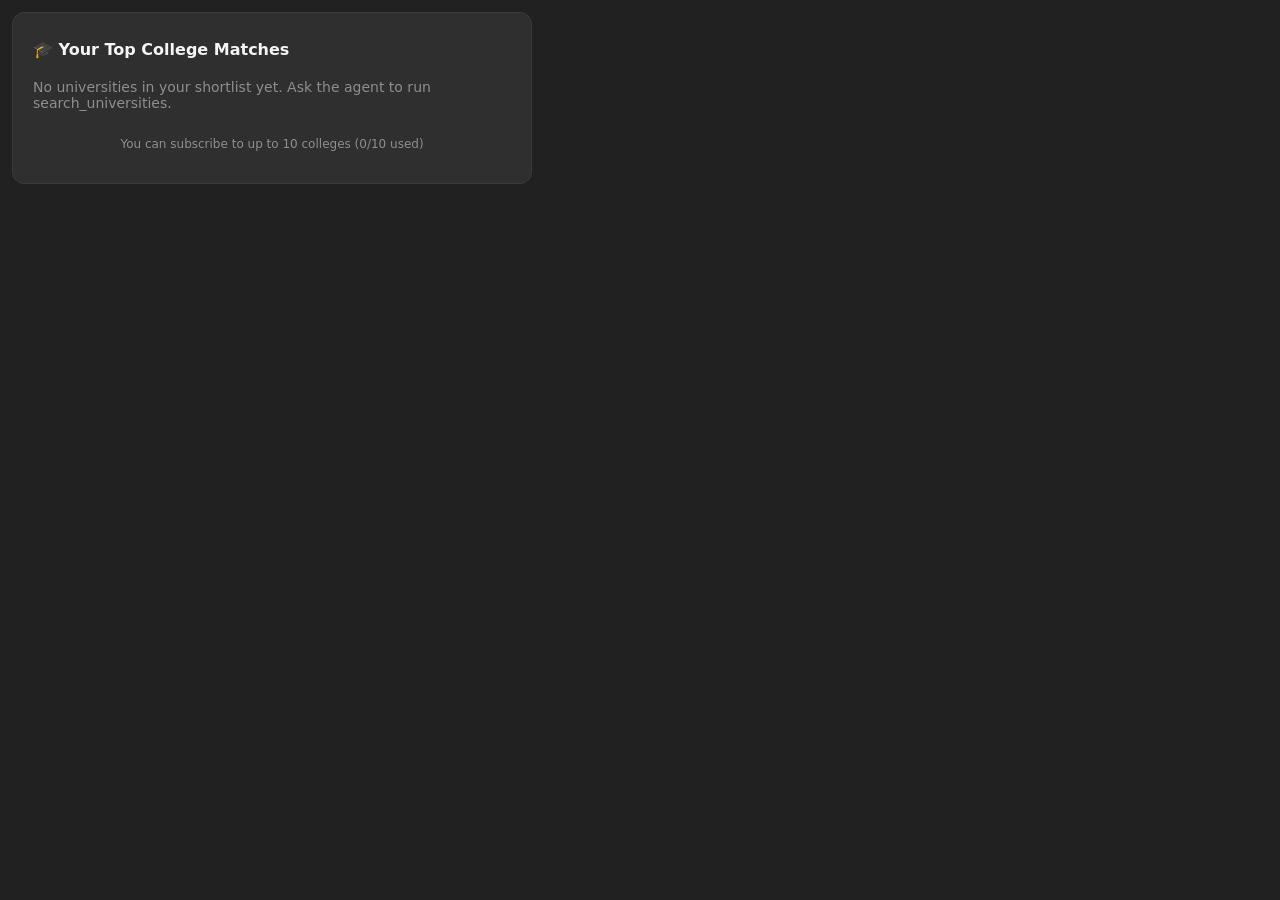
<file: app/widgets/university_basket/bundle.html>
<!DOCTYPE html>
<html lang="en" data-theme="dark">
<head>
  <meta charset="UTF-8" />
  <meta name="viewport" content="width=device-width, initial-scale=1.0" />
  <title>University Basket</title>
  <style>/* ChatGPT-inspired dark theme — grey + chalk */
:root {
  color-scheme: dark;

  --bg: #212121;
  --bg-elevated: #2f2f2f;
  --bg-input: #383838;
  --bg-hover: #3d3d3d;
  --bg-selected: #404040;

  --border: #4a4a4a;
  --border-subtle: #3a3a3a;

  --text: #ececec;
  --text-muted: #b4b4b4;
  --text-dim: #8e8e8e;

  --accent: #d1d1d1;
  --accent-strong: #f5f5f5;

  --success-bg: #2a332a;
  --success-text: #b8c9b8;
  --error-bg: #3a2a2a;
  --error-text: #d4a8a8;

  --radius: 12px;
  --radius-sm: 8px;
  --font: "Söhne", ui-sans-serif, system-ui, -apple-system, "Segoe UI", sans-serif;
}

* {
  box-sizing: border-box;
}

body {
  margin: 0;
  padding: 12px;
  font-family: var(--font);
  color: var(--text);
  background: var(--bg);
  -webkit-font-smoothing: antialiased;
}

.card {
  background: var(--bg-elevated);
  border: 1px solid var(--border-subtle);
  border-radius: var(--radius);
  padding: 20px;
  max-width: 520px;
}

h1 {
  margin: 6px 0 14px;
  font-size: 1.125rem;
  font-weight: 600;
  line-height: 1.35;
  color: var(--accent-strong);
}

h2 {
  font-size: 0.8125rem;
  font-weight: 600;
  color: var(--text-muted);
  margin: 0 0 8px;
}

.eyebrow {
  margin: 0;
  font-size: 0.6875rem;
  letter-spacing: 0.06em;
  text-transform: uppercase;
  color: var(--text-dim);
  font-weight: 500;
}

.hint {
  margin-top: 8px;
  font-size: 0.75rem;
  color: var(--text-dim);
  line-height: 1.4;
}

.btn {
  border: 1px solid var(--border);
  border-radius: var(--radius-sm);
  padding: 10px 16px;
  font-size: 0.875rem;
  font-weight: 500;
  cursor: pointer;
  font-family: inherit;
  transition: background 0.15s ease, border-color 0.15s ease;
}

.btn.primary {
  background: var(--accent-strong);
  color: #171717;
  border-color: var(--accent-strong);
}

.btn.primary:hover:not(:disabled) {
  background: #ffffff;
}

.btn.primary:disabled {
  opacity: 0.45;
  cursor: not-allowed;
}

.btn.secondary {
  background: transparent;
  color: var(--text-muted);
}

.btn.secondary:hover {
  background: var(--bg-hover);
  color: var(--text);
}

.text-input,
.select-input {
  width: 100%;
  padding: 11px 13px;
  border: 1px solid var(--border);
  border-radius: var(--radius-sm);
  font-size: 0.9375rem;
  outline: none;
  font-family: inherit;
  color: var(--text);
  background: var(--bg-input);
}

.text-input::placeholder {
  color: var(--text-dim);
}

.text-input:focus,
.select-input:focus {
  border-color: #6b6b6b;
  box-shadow: 0 0 0 1px #6b6b6b;
}

.status {
  margin-top: 14px;
  padding: 11px 13px;
  border-radius: var(--radius-sm);
  background: var(--success-bg);
  color: var(--success-text);
  font-size: 0.8125rem;
  border: 1px solid var(--border-subtle);
}

.status.error {
  background: var(--error-bg);
  color: var(--error-text);
}

.badge {
  display: inline-block;
  padding: 2px 8px;
  border-radius: 999px;
  font-size: 0.6875rem;
  background: var(--bg-selected);
  color: var(--text-muted);
  border: 1px solid var(--border-subtle);
  margin-left: 8px;
}

.code {
  font-family: ui-monospace, "Cascadia Code", monospace;
  font-size: 1.125rem;
  letter-spacing: 0.08em;
  color: var(--accent-strong);
}

.overdue {
  color: #c9a0a0;
}

ul {
  padding-left: 18px;
  margin: 0;
  color: var(--text-muted);
}

section {
  margin-top: 18px;
  padding-top: 16px;
  border-top: 1px solid var(--border-subtle);
}

section:first-of-type {
  border-top: none;
  padding-top: 0;
}


.basket-wrap {
  max-height: 520px;
  display: flex;
  flex-direction: column;
}

.basket-header h1 {
  font-size: 1rem;
  margin-bottom: 4px;
}

.header-score {
  font-size: 0.8125rem;
  color: var(--text-muted);
  margin: 0 0 12px;
}

.basket-scroll {
  overflow-y: auto;
  flex: 1;
  max-height: 420px;
  padding-right: 4px;
}

.sub-hint {
  margin-top: 12px;
  font-size: 0.75rem;
  color: var(--text-dim);
  text-align: center;
}

.category {
  margin-top: 18px;
}

.category h2 {
  font-size: 0.75rem;
  text-transform: uppercase;
  letter-spacing: 0.08em;
  color: var(--text-dim);
  margin-bottom: 10px;
}

.category h2 .count {
  opacity: 0.6;
  font-weight: normal;
}

.card-grid {
  display: flex;
  flex-direction: column;
  gap: 10px;
}

.uni-card {
  background: var(--surface-2, rgba(255, 255, 255, 0.04));
  border: 1px solid var(--border, rgba(255, 255, 255, 0.08));
  border-radius: 10px;
  padding: 10px 12px;
}

.uni-row {
  display: flex;
  align-items: center;
  gap: 12px;
}

.uni-info {
  flex: 1;
  min-width: 0;
}

.uni-header strong {
  font-size: 0.9375rem;
  display: block;
}

.badge {
  font-size: 0.6875rem;
  padding: 2px 8px;
  border-radius: 999px;
  background: rgba(99, 102, 241, 0.2);
  color: #a5b4fc;
}

.uni-meta {
  display: flex;
  flex-wrap: wrap;
  gap: 8px;
  font-size: 0.8125rem;
  color: var(--text-muted);
  margin-top: 6px;
}

.uni-meta.secondary {
  font-size: 0.75rem;
}

.tuition.under { color: #4ade80; }
.tuition.ok { color: #fbbf24; }
.tuition.over { color: #f87171; }

.match-bar {
  font-weight: 600;
  color: var(--accent, #818cf8);
}

.notify-btn {
  flex-shrink: 0;
  padding: 8px 12px;
  border-radius: 8px;
  border: 1px solid rgba(129, 140, 248, 0.4);
  background: rgba(99, 102, 241, 0.15);
  color: #c7d2fe;
  font-size: 0.8125rem;
  cursor: pointer;
  white-space: nowrap;
}

.notify-btn:hover:not(:disabled) {
  background: rgba(99, 102, 241, 0.3);
}

.notify-btn:disabled,
.notify-btn.notified {
  opacity: 0.85;
  cursor: default;
  border-color: rgba(74, 222, 128, 0.4);
  background: rgba(34, 197, 94, 0.12);
  color: #86efac;
}

.reach .uni-card { border-left: 3px solid #f87171; }
.target .uni-card { border-left: 3px solid #fbbf24; }
.safety .uni-card { border-left: 3px solid #4ade80; }

.empty {
  color: var(--text-dim);
  font-size: 0.875rem;
}

.country, .accept, .deadline {
  font-size: 0.75rem;
  color: var(--text-dim);
}
</style>
</head>
<body>
  <main class="card basket-wrap">
    <header class="basket-header">
      <h1>🎓 Your Top College Matches</h1>
      <p id="header-score" class="header-score" hidden></p>
    </header>
    <div id="basket" class="basket-scroll"></div>
    <p id="sub-hint" class="sub-hint"></p>
  </main>
  <script>const bridge = window.openai ?? {};
const data = bridge.toolOutput?.structuredContent ?? bridge.toolOutput ?? {};
const universities = data.universities ?? [];
const planId = data.plan_id ?? bridge.widgetState?.plan_id;
const subscribedIds = new Set(data.subscribed_university_ids ?? []);
const maxSubs = data.max_subscriptions ?? 10;
let subCount = data.subscription_count ?? subscribedIds.size;

const basket = document.getElementById("basket");
const headerScore = document.getElementById("header-score");
const subHint = document.getElementById("sub-hint");

const overall = data.candidate_score?.overall ?? data.profile?.candidate_score_json?.overall;
if (overall != null) {
  headerScore.textContent = `Based on your profile · Score: ${Math.round(overall)}/100`;
  headerScore.hidden = false;
}
subHint.textContent = `You can subscribe to up to ${maxSubs} colleges (${subCount}/${maxSubs} used)`;

basket.innerHTML = "";

const groups = { reach: [], target: [], safety: [] };
for (const uni of universities.slice(0, 10)) {
  const cat = (uni.category || "target").toLowerCase();
  (groups[cat] || groups.target).push(uni);
}

function budgetLight(tuition, profileBudget) {
  if (!tuition) return "";
  const budget = profileBudget || 50000;
  if (tuition <= budget * 0.8) return "under";
  if (tuition <= budget) return "ok";
  return "over";
}

async function onNotify(btn, uni) {
  if (!planId) {
    alert("Missing plan_id");
    return;
  }
  if (btn.disabled) return;

  const result = bridge.callTool
    ? await bridge.callTool("subscribe_college_notification", {
        plan_id: planId,
        university_id: uni.id,
      })
    : await fetch("/api/subscriptions", {
        method: "POST",
        headers: { "Content-Type": "application/json" },
        body: JSON.stringify({ plan_id: planId, university_id: uni.id }),
      }).then((r) => r.json());

  if (result?.status === "subscribed") {
    btn.textContent = "✅ Notified";
    btn.disabled = true;
    btn.classList.add("notified");
    subCount = result.subscribed_count ?? subCount + 1;
    subHint.textContent = `You can subscribe to up to ${maxSubs} colleges (${subCount}/${maxSubs} used)`;
    bridge.sendFollowUpMessage?.({
      prompt:
        `You've subscribed to ${uni.university_name} notifications! ` +
        `To receive updates on Telegram, click this link: ${result.telegram_invite_link} ` +
        `Then send your ESID (${result.esid}) to the bot.`,
    });
  } else if (result?.status === "limit_reached") {
    alert("You have reached the maximum of 10 college subscriptions.");
  } else if (result?.status === "already_subscribed") {
    btn.textContent = "✅ Notified";
    btn.disabled = true;
    btn.classList.add("notified");
  }
}

function renderCard(uni) {
  const card = document.createElement("div");
  card.className = "uni-card";
  const name = uni.university_name || "Unknown";
  const program = uni.program_name ? ` — ${uni.program_name}` : "";
  const rank = uni.qs_rank ? `QS #${uni.qs_rank}` : "";
  const tuition = uni.tuition_usd ? `$${Number(uni.tuition_usd).toLocaleString()}/yr` : "";
  const deadline = uni.deadline ? uni.deadline : "";
  const match = uni.match_score != null ? `Match: ${Math.round(uni.match_score)}%` : "";
  const accept = uni.acceptance_rate ? `Acceptance: ${uni.acceptance_rate}%` : "";
  const light = budgetLight(uni.tuition_usd, data.profile?.budget_usd);
  const isSubscribed = subscribedIds.has(uni.id);

  const row = document.createElement("div");
  row.className = "uni-row";

  const info = document.createElement("div");
  info.className = "uni-info";
  info.innerHTML = `
    <div class="uni-header">
      <strong>${name}${program}</strong>
    </div>
    <div class="uni-meta">
      ${rank ? `<span class="badge">${rank}</span>` : ""}
      ${tuition ? `<span class="tuition ${light}">${tuition}</span>` : ""}
      ${deadline ? `<span class="deadline">${deadline}</span>` : ""}
    </div>
    <div class="uni-meta secondary">
      ${match ? `<span class="match-bar">${match}</span>` : ""}
      ${accept ? `<span class="accept">${accept}</span>` : ""}
    </div>
  `;

  const btn = document.createElement("button");
  btn.type = "button";
  btn.className = "notify-btn";
  btn.dataset.uniId = uni.id;
  btn.dataset.uniName = name;
  if (isSubscribed) {
    btn.textContent = "✅ Notified";
    btn.disabled = true;
    btn.classList.add("notified");
  } else {
    btn.textContent = "🔔 Notify";
    btn.onclick = () => onNotify(btn, uni);
  }

  row.appendChild(info);
  row.appendChild(btn);
  card.appendChild(row);
  return card;
}

for (const [category, items] of Object.entries(groups)) {
  if (!items.length) continue;
  const section = document.createElement("div");
  section.className = `category ${category}`;
  section.innerHTML = `<h2>${category.toUpperCase()} <span class="count">(${items.length})</span></h2>`;
  const grid = document.createElement("div");
  grid.className = "card-grid";
  for (const uni of items) grid.appendChild(renderCard(uni));
  section.appendChild(grid);
  basket.appendChild(section);
}

if (!universities.length) {
  basket.innerHTML =
    '<p class="empty">No universities in your shortlist yet. Ask the agent to run search_universities.</p>';
}
</script>
</body>
</html>
</file>
<file: app/widgets/account/style.css>
.account {
  max-width: 100%;
}

.id-panel .code {
  font-size: 1.5rem;
}

.auth-status {
  margin: 0;
  font-size: 0.875rem;
  color: var(--text-muted);
}

.auth-status.connected {
  color: var(--success-text);
}

.summary-list {
  list-style: none;
  padding: 0;
  margin: 0;
}

.summary-list li {
  display: flex;
  justify-content: space-between;
  gap: 12px;
  padding: 8px 0;
  border-bottom: 1px solid var(--border-subtle);
  font-size: 0.875rem;
}

.summary-list li span:first-child {
  color: var(--text-dim);
}

.summary-list li strong {
  color: var(--text);
  font-weight: 500;
}

.item-list {
  list-style: none;
  padding: 0;
  margin: 0;
}

.item-list li {
  padding: 8px 0;
  border-bottom: 1px solid var(--border-subtle);
  font-size: 0.875rem;
  color: var(--text-muted);
}

.item-list li:last-child {
  border-bottom: none;
}

.panel {
  margin-top: 12px;
  padding: 14px;
  background: var(--bg-input);
  border: 1px solid var(--border-subtle);
  border-radius: var(--radius-sm);
}

.panel h2 {
  margin-bottom: 6px;
}

.empty-state {
  margin: 8px 0 0;
  font-size: 0.8125rem;
  color: var(--text-dim);
  font-style: italic;
}

.link-box {
  display: flex;
  align-items: center;
  gap: 10px;
  margin-top: 10px;
  padding: 12px;
  background: var(--bg-elevated);
  border: 1px dashed var(--border);
  border-radius: var(--radius-sm);
}

.link-box .code {
  flex: 1;
  letter-spacing: 0.12em;
}

.btn-sm {
  padding: 6px 12px;
  font-size: 0.75rem;
}

.link-hint strong {
  color: var(--text-muted);
  font-weight: 500;
}

.plan-meta {
  margin: 4px 0 0;
  font-size: 0.8125rem;
  color: var(--text-dim);
}
</file>
<file: app/widgets/dashboard/style.css>
.dashboard {
  max-width: 100%;
}

.dash-header {
  margin-bottom: 14px;
}

.plan-meta {
  margin: 4px 0 0;
  font-size: 0.8125rem;
  color: var(--text-dim);
}

.chip-row {
  display: flex;
  flex-wrap: wrap;
  gap: 6px;
  margin-bottom: 16px;
}

.profile-chip {
  font-size: 0.75rem;
  padding: 4px 10px;
  border-radius: 999px;
  background: var(--bg-input);
  border: 1px solid var(--border-subtle);
  color: var(--text-muted);
}

.stats-grid {
  display: grid;
  grid-template-columns: repeat(3, 1fr);
  gap: 8px;
  margin-bottom: 16px;
}

.stat {
  background: var(--bg-input);
  border: 1px solid var(--border-subtle);
  border-radius: var(--radius-sm);
  padding: 12px 10px;
  text-align: center;
}

.stat-value {
  display: block;
  font-size: 1.25rem;
  font-weight: 600;
  color: var(--accent-strong);
  line-height: 1.2;
}

.stat-label {
  display: block;
  margin-top: 2px;
  font-size: 0.6875rem;
  text-transform: uppercase;
  letter-spacing: 0.05em;
  color: var(--text-dim);
}

.panel {
  margin-top: 12px;
  padding: 14px;
  background: var(--bg-input);
  border: 1px solid var(--border-subtle);
  border-radius: var(--radius-sm);
}

.panel-head {
  display: flex;
  align-items: center;
  justify-content: space-between;
  margin-bottom: 10px;
}

.panel-head h2 {
  margin: 0;
}

.panel-count {
  font-size: 0.6875rem;
  color: var(--text-dim);
}

.item-list {
  list-style: none;
  padding: 0;
  margin: 0;
}

.item-list li {
  display: flex;
  align-items: center;
  justify-content: space-between;
  gap: 10px;
  padding: 9px 0;
  border-bottom: 1px solid var(--border-subtle);
  font-size: 0.875rem;
  color: var(--text);
}

.item-list li:last-child {
  border-bottom: none;
  padding-bottom: 0;
}

.item-list li:first-child {
  padding-top: 0;
}

.task-date {
  font-size: 0.75rem;
  color: var(--text-dim);
  white-space: nowrap;
}

.uni-groups {
  display: grid;
  gap: 10px;
}

.uni-group-title {
  font-size: 0.6875rem;
  text-transform: uppercase;
  letter-spacing: 0.05em;
  color: var(--text-dim);
  margin-bottom: 4px;
}

.uni-group ul {
  list-style: none;
  padding: 0;
  margin: 0;
}

.uni-group li {
  font-size: 0.875rem;
  color: var(--text-muted);
  padding: 3px 0;
}

.empty-state {
  margin: 0;
  font-size: 0.8125rem;
  color: var(--text-dim);
  font-style: italic;
  line-height: 1.45;
}

.link-panel h2 {
  margin-bottom: 6px;
}

.link-box {
  display: flex;
  align-items: center;
  gap: 10px;
  margin-top: 10px;
  padding: 12px;
  background: var(--bg-elevated);
  border: 1px dashed var(--border);
  border-radius: var(--radius-sm);
}

.link-box .code {
  flex: 1;
  font-size: 1.375rem;
  letter-spacing: 0.14em;
}

.btn-sm {
  padding: 6px 12px;
  font-size: 0.75rem;
}

.link-hint {
  margin-top: 8px;
}

.link-hint strong {
  color: var(--text-muted);
  font-weight: 500;
}

.dashboard section.panel + section.panel {
  border-top: none;
  padding-top: 14px;
}
</file>
<file: app/widgets/profile_form_stage1/style.css>
.card { padding: 16px; }
.step-content label { display: block; margin: 10px 0; font-size: 0.875rem; color: var(--text-muted); }
.text-input { width: 100%; margin-top: 4px; padding: 8px; border-radius: 8px; border: 1px solid var(--border); background: var(--surface-2); color: var(--text); }
.btn.primary { background: var(--accent); color: #fff; border: none; padding: 10px 16px; border-radius: 8px; cursor: pointer; }
.progress { height: 4px; background: var(--border); border-radius: 4px; margin: 12px 0; }
.progress-bar { height: 100%; background: var(--accent); border-radius: 4px; }
.status.error { color: #f87171; }
</file>
<file: app/widgets/profile_form_stage2/style.css>
.card { padding: 16px; }
.step-content label { display: block; margin: 10px 0; font-size: 0.875rem; }
.text-input { width: 100%; margin-top: 4px; padding: 8px; border-radius: 8px; border: 1px solid var(--border); background: var(--surface-2); color: var(--text); }
.btn.primary { background: var(--accent); color: #fff; border: none; padding: 10px 16px; border-radius: 8px; cursor: pointer; }
.hint { font-size: 0.8rem; color: var(--text-dim); }
</file>
<file: app/widgets/profile_form_stage3/style.css>
.card { padding: 16px; }
.step-content label { display: block; margin: 10px 0; font-size: 0.875rem; }
.text-input { width: 100%; margin-top: 4px; padding: 8px; border-radius: 8px; border: 1px solid var(--border); background: var(--surface-2); color: var(--text); }
.btn.primary { background: var(--accent); color: #fff; border: none; padding: 10px 16px; border-radius: 8px; cursor: pointer; }
.progress { height: 4px; background: var(--border); border-radius: 4px; margin: 12px 0; }
.progress-bar { height: 100%; background: var(--accent); border-radius: 4px; }
</file>
<file: app/widgets/university_basket/style.css>
.basket-wrap {
  max-height: 520px;
  display: flex;
  flex-direction: column;
}

.basket-header h1 {
  font-size: 1rem;
  margin-bottom: 4px;
}

.header-score {
  font-size: 0.8125rem;
  color: var(--text-muted);
  margin: 0 0 12px;
}

.basket-scroll {
  overflow-y: auto;
  flex: 1;
  max-height: 420px;
  padding-right: 4px;
}

.sub-hint {
  margin-top: 12px;
  font-size: 0.75rem;
  color: var(--text-dim);
  text-align: center;
}

.category {
  margin-top: 18px;
}

.category h2 {
  font-size: 0.75rem;
  text-transform: uppercase;
  letter-spacing: 0.08em;
  color: var(--text-dim);
  margin-bottom: 10px;
}

.category h2 .count {
  opacity: 0.6;
  font-weight: normal;
}

.card-grid {
  display: flex;
  flex-direction: column;
  gap: 10px;
}

.uni-card {
  background: var(--surface-2, rgba(255, 255, 255, 0.04));
  border: 1px solid var(--border, rgba(255, 255, 255, 0.08));
  border-radius: 10px;
  padding: 10px 12px;
}

.uni-row {
  display: flex;
  align-items: center;
  gap: 12px;
}

.uni-info {
  flex: 1;
  min-width: 0;
}

.uni-header strong {
  font-size: 0.9375rem;
  display: block;
}

.badge {
  font-size: 0.6875rem;
  padding: 2px 8px;
  border-radius: 999px;
  background: rgba(99, 102, 241, 0.2);
  color: #a5b4fc;
}

.uni-meta {
  display: flex;
  flex-wrap: wrap;
  gap: 8px;
  font-size: 0.8125rem;
  color: var(--text-muted);
  margin-top: 6px;
}

.uni-meta.secondary {
  font-size: 0.75rem;
}

.tuition.under { color: #4ade80; }
.tuition.ok { color: #fbbf24; }
.tuition.over { color: #f87171; }

.match-bar {
  font-weight: 600;
  color: var(--accent, #818cf8);
}

.notify-btn {
  flex-shrink: 0;
  padding: 8px 12px;
  border-radius: 8px;
  border: 1px solid rgba(129, 140, 248, 0.4);
  background: rgba(99, 102, 241, 0.15);
  color: #c7d2fe;
  font-size: 0.8125rem;
  cursor: pointer;
  white-space: nowrap;
}

.notify-btn:hover:not(:disabled) {
  background: rgba(99, 102, 241, 0.3);
}

.notify-btn:disabled,
.notify-btn.notified {
  opacity: 0.85;
  cursor: default;
  border-color: rgba(74, 222, 128, 0.4);
  background: rgba(34, 197, 94, 0.12);
  color: #86efac;
}

.reach .uni-card { border-left: 3px solid #f87171; }
.target .uni-card { border-left: 3px solid #fbbf24; }
.safety .uni-card { border-left: 3px solid #4ade80; }

.empty {
  color: var(--text-dim);
  font-size: 0.875rem;
}

.country, .accept, .deadline {
  font-size: 0.75rem;
  color: var(--text-dim);
}
</file>
